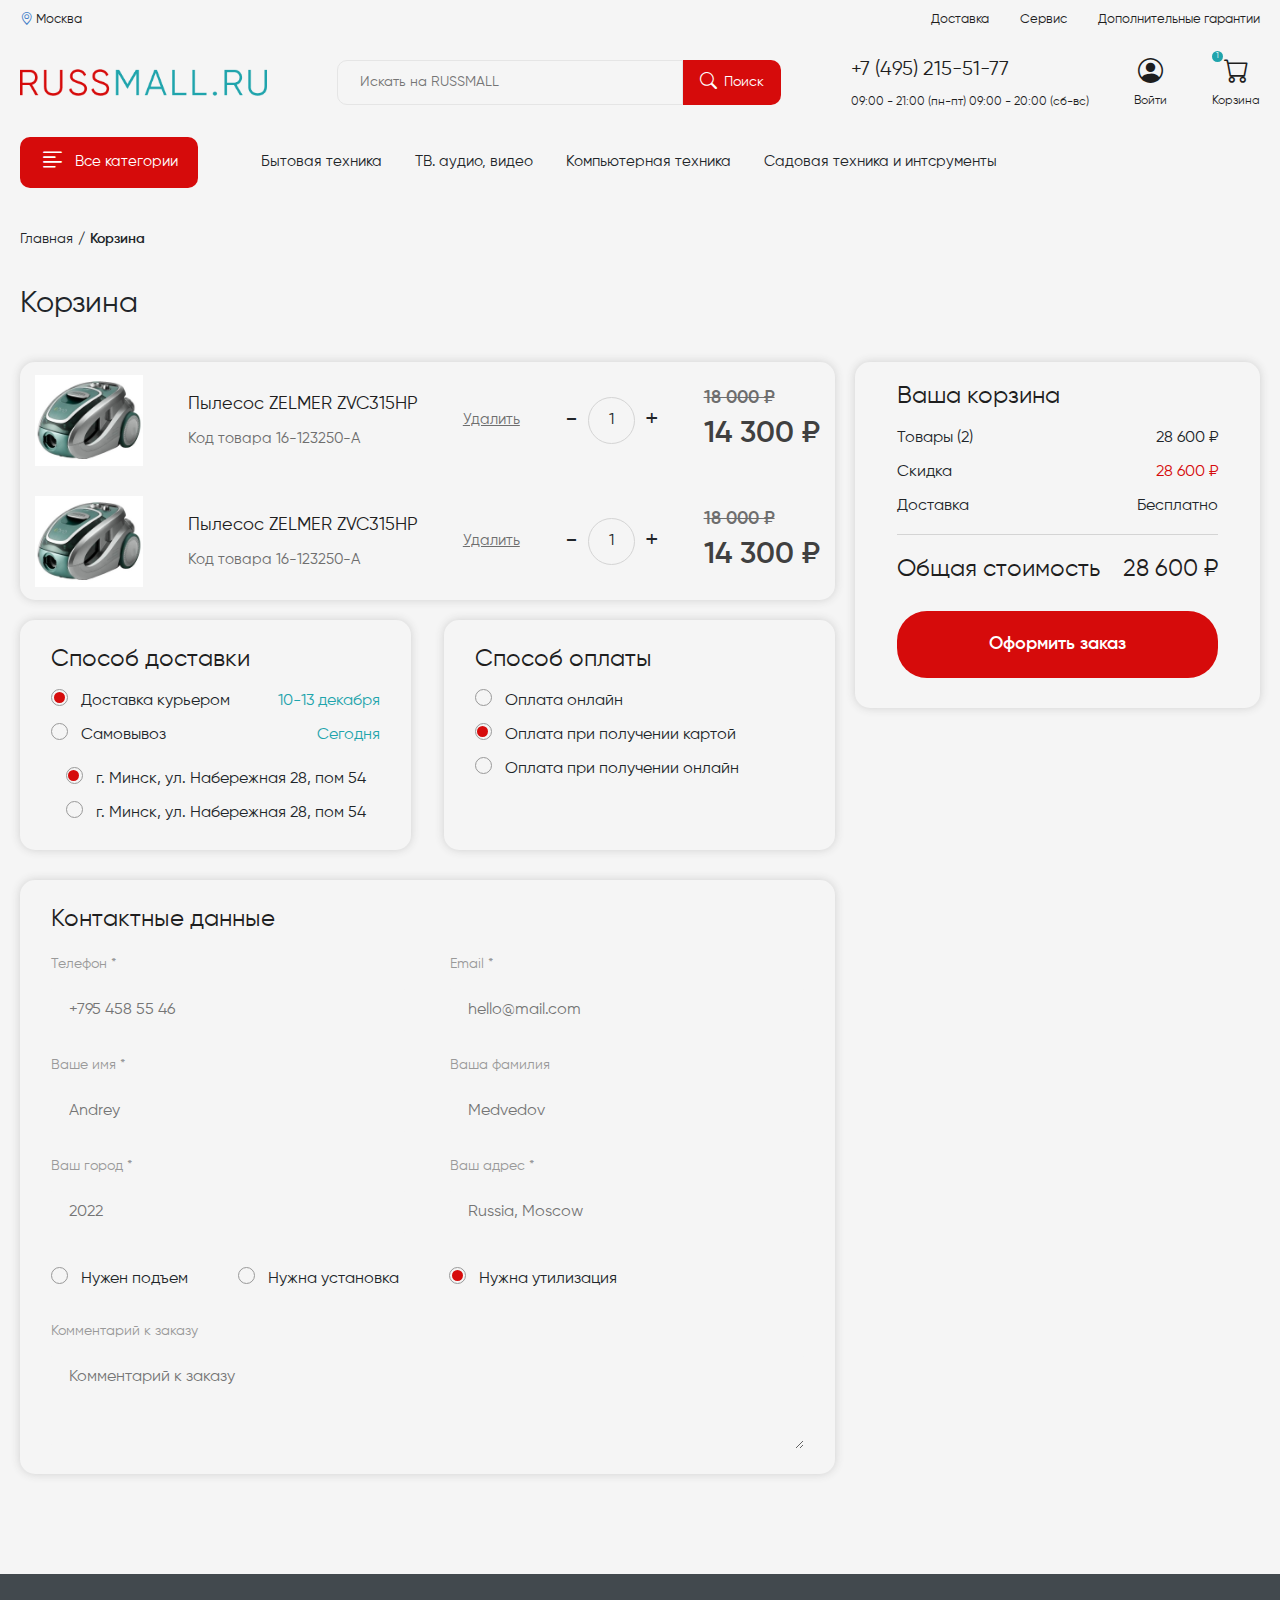
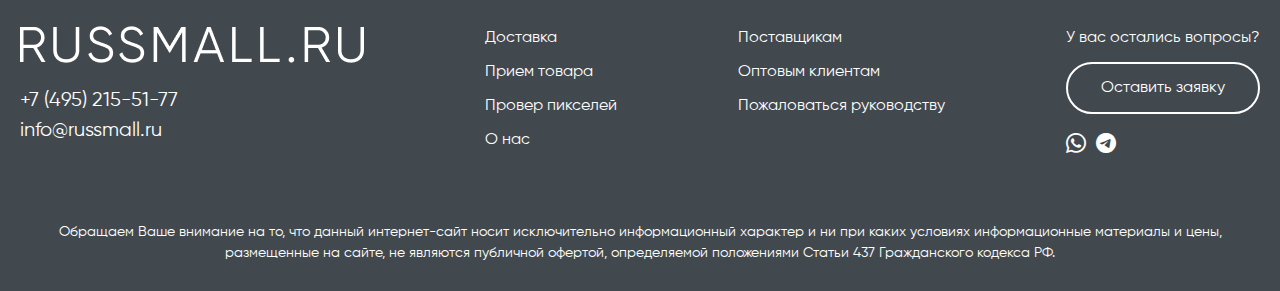
<file: cart.html>
<!DOCTYPE html>
<html lang="en">

<head>
  <meta charset="UTF-8">
  <meta http-equiv="X-UA-Compatible" content="IE=edge">
  <meta name="viewport" content="width=device-width, initial-scale=1.0">
  <link rel="stylesheet" href="./css/main.css" />
  <link rel="stylesheet" href="./css/cart.css" />
  <title>RUSSMALL.RU - Shop online in SECONDS!</title>
</head>

<body>
  <div class="container">
    <header class="header">
      <div class="header__top text-13 text-gray">
        <button data-bs-toggle="modal" data-bs-target="#location-modal" class="header__top-location">
          <i class="bi bi-geo-alt"></i>
          <span>Москва</span>
        </button>
        <div class="header__top-links">
          <a href="./contact.html" class="header__top-link">Доставка</a>
          <a href="./contact.html" class="header__top-link">Сервис</a>
          <a href="./contact.html" class="header__top-link">Дополнительные гарантии</a>
        </div>
      </div>
      <div class="header__main">
        <a href="./index.html" class="header__main-logo">
          <img src="./images/logo.png" alt="RUSSMALL.RU" class="header__main-logo-img" />
        </a>
        <form action="./products.html" class="header__main-search text-14">
          <input type="search" name="search" placeholder="Искать на RUSSMALL" class="header__main-input" />
          <button class="header__main-btn">
            <i class="bi bi-search"></i>
            <span>Поиск</span>
          </button>
        </form>
        <div class="header__main-details text-12 text-gray">
          <a href="./contact.html" class="header__main-contact">
            <span class="header__main-tel text-20">+7 (495) 215-51-77</span>
            <span class="header__main-worktime">09:00 - 21:00 (пн-пт) 09:00 - 20:00 (сб-вс)</span>
          </a>
          <a href="./contact.html" class="header__main-linkbtn on-mobile">
            <i class="bi bi-telephone"></i>
          </a>
          <a href="./cart.html" class="header__main-linkbtn">
            <i class="bi bi-person-circle"></i>
            <span>Войти</span>
          </a>
          <a href="./cart.html" class="header__main-linkbtn">
            <span class="header__cart-num">1</span>
            <i class="bi bi-cart"></i>
            <span>Корзина</span>
          </a>
          <button id="open-nav" class="header__main-linkbtn on-mobile">
            <i class="bi bi-list"></i>
          </button>
        </div>
      </div>
      <div class="header__links text-15">
        <button class="header__links-openbtn">
          <i class="bi bi-text-left"></i>
          <span class="text-15">Все категории</span>
        </button>
        <div class="header__links-wrapper">
          <a href="./products.html" class="header__link">Бытовая техника</a>
          <a href="./products.html" class="header__link">ТВ. аудио, видео</a>
          <a href="./products.html" class="header__link">Компьютерная техника</a>
          <a href="./products.html" class="header__link">Садовая техника и интсрументы</a>
        </div>
        <div class="header__links-shape"></div>
        <div class="header__links-all-sublinks default-shadow">
          <div class="header__links-sublinks row">
            <div class="col-3 header__links-main-sublinks">
              <ul class="header__links-sublinks">
                <li class="header__links-sublink active">
                  <a href="./products.html">Аудио/Видео</a>
                </li>
                <li class="header__links-sublink">
                  <a href="./products.html">Крупная бытовая техника</a>
                </li>
                <li class="header__links-sublink">
                  <a href="./products.html">Техника для кухни</a>
                </li>
                <li class="header__links-sublink">
                  <a href="./products.html">Встраиваемая бытовая техника</a>
                </li>
                <li class="header__links-sublink">
                  <a href="./products.html">Компьютерная техника</a>
                </li>
                <li class="header__links-sublink">
                  <a href="./products.html">Дом и дача</a>
                </li>
                <li class="header__links-sublink">
                  <a href="./products.html">Аудио/Видео</a>
                </li>
                <li class="header__links-sublink">
                  <a href="./products.html">Крупная бытовая техника</a>
                </li>
                <li class="header__links-sublink">
                  <a href="./products.html">Техника для кухни</a>
                </li>
                <li class="header__links-sublink">
                  <a href="./products.html">Встраиваемая бытовая техника</a>
                </li>
                <li class="header__links-sublink">
                  <a href="./products.html">Компьютерная техника</a>
                </li>
                <li class="header__links-sublink">
                  <a href="./products.html">Дом и дача</a>
                </li>
                <li class="header__links-sublink">
                  <a href="./products.html">Аудио/Видео</a>
                </li>
                <li class="header__links-sublink">
                  <a href="./products.html">Крупная бытовая техника</a>
                </li>
                <li class="header__links-sublink">
                  <a href="./products.html">Техника для кухни</a>
                </li>
                <li class="header__links-sublink">
                  <a href="./products.html">Встраиваемая бытовая техника</a>
                </li>
                <li class="header__links-sublink">
                  <a href="./products.html">Компьютерная техника</a>
                </li>
                <li class="header__links-sublink">
                  <a href="./products.html">Дом и дача</a>
                </li>
              </ul>
            </div>
            <div class="col-8 row">
              <div class="col-6 col-xl-4">
                <ul class="header__links-sublinks">
                  <b class="header__links-sublink">Хозяйственные товары</b>
                  <li class="header__links-sublink">
                    <a href="./products.html">Стремянки (2)</a>
                  </li>
                  <li class="header__links-sublink">
                    <a href="./products.html">Газонокосилки   (22)</a>
                  </li>
                  <li class="header__links-sublink">
                    <a href="./products.html">Инвентарь для уборки   (87)</a>
                  </li>
                  <li class="header__links-sublink">
                    <a href="./products.html">Мусорные ведра и баки   (56)</a>
                  </li>
                  <li class="header__links-sublink">
                    <a href="./products.html">Стремянки    (2)</a>
                  </li>
                  <li class="header__links-sublink">
                    <a href="./products.html">Газонокосилки   (22)</a>
                  </li>
                  <li class="header__links-sublink">
                    <a href="./products.html">Мусорные ведра и баки   (56)</a>
                  </li>
                  <b class="header__links-sublink">Хозяйственные товары</b>
                  <li class="header__links-sublink">
                    <a href="./products.html">Стремянки (2)</a>
                  </li>
                  <li class="header__links-sublink">
                    <a href="./products.html">Газонокосилки   (22)</a>
                  </li>
                  <li class="header__links-sublink">
                    <a href="./products.html">Инвентарь для уборки   (87)</a>
                  </li>
                  <li class="header__links-sublink">
                    <a href="./products.html">Мусорные ведра и баки   (56)</a>
                  </li>
                  <li class="header__links-sublink">
                    <a href="./products.html">Стремянки    (2)</a>
                  </li>
                  <li class="header__links-sublink">
                    <a href="./products.html">Газонокосилки   (22)</a>
                  </li>
                  <li class="header__links-sublink">
                    <a href="./products.html">Мусорные ведра и баки   (56)</a>
                  </li>
                </ul>
              </div>
              <div class="col-6 col-xl-4">
                <ul class="header__links-sublinks">
                  <ul class="header__links-sublinks">
                    <b class="header__links-sublink">Хозяйственные товары</b>
                    <li class="header__links-sublink">
                      <a href="./products.html">Стремянки (2)</a>
                    </li>
                    <li class="header__links-sublink">
                      <a href="./products.html">Газонокосилки   (22)</a>
                    </li>
                    <li class="header__links-sublink">
                      <a href="./products.html">Инвентарь для уборки   (87)</a>
                    </li>
                    <li class="header__links-sublink">
                      <a href="./products.html">Мусорные ведра и баки   (56)</a>
                    </li>
                    <li class="header__links-sublink">
                      <a href="./products.html">Стремянки    (2)</a>
                    </li>
                    <li class="header__links-sublink">
                      <a href="./products.html">Газонокосилки   (22)</a>
                    </li>
                    <li class="header__links-sublink">
                      <a href="./products.html">Мусорные ведра и баки   (56)</a>
                    </li>
                    <li class="header__links-sublink">
                      <a href="./products.html">Мусорные ведра и баки   (56)</a>
                    </li>
                    <li class="header__links-sublink">
                      <a href="./products.html">Стремянки    (2)</a>
                    </li>
                    <li class="header__links-sublink">
                      <a href="./products.html">Газонокосилки   (22)</a>
                    </li>
                    <li class="header__links-sublink">
                      <a href="./products.html">Мусорные ведра и баки   (56)</a>
                    </li>
                  </ul>
                </ul>
              </div>
            </div>
          </div>
        </div>
      </div>
      <div id="mobile-nav" class="header__mobile closed">
        <div class="header__mobile-wrapper">
          <button class="close-nav header__mobile-close">
            <i class="bi bi-x close-nav"></i>
          </button>
          <div class="header__mobile-links text-15">
            <button data-bs-toggle="modal" data-bs-target="#location-modal" class="header__mobile-link">
              <div class="header__mobile-link-starter">
                <i class="bi bi-geo-alt text-blue"></i>
                <span>Москва</span>
              </div>
              <i class="bi bi-arrow-right"></i>
            </button>
            <button class="header__mobile-link drop-down">
              <div class="header__mobile-link-starter">
                <i class="bi bi-text-left text-red"></i>
                <span>Все категории</span>
              </div>
              <i class="bi bi-arrow-right"></i>
            </button>
            <div class="header__mobile-sublinks-wrapper">
              <ul class="header__mobile-sublinks">
                <li class="header__mobile-sublink">Аудио</li>
                <li class="header__mobile-sublink">Крупная бытовая техника</li>
                <li class="header__mobile-sublink">Техника для кухни</li>
                <li class="header__mobile-sublink">Встраиваемая бытовая техника</li>
                <li class="header__mobile-sublink">Компьютерная техника</li>
                <li class="header__mobile-sublink">Дом и дача</li>
                <li class="header__mobile-sublink">Аудио</li>
                <li class="header__mobile-sublink">Крупная бытовая техника</li>
                <li class="header__mobile-sublink">Техника для кухни</li>
                <li class="header__mobile-sublink">Встраиваемая бытовая техника</li>
                <li class="header__mobile-sublink">Компьютерная техника</li>
                <li class="header__mobile-sublink">Дом и дача</li>
                <li class="header__mobile-sublink">Аудио</li>
                <li class="header__mobile-sublink">Крупная бытовая техника</li>
                <li class="header__mobile-sublink">Техника для кухни</li>
                <li class="header__mobile-sublink">Встраиваемая бытовая техника</li>
                <li class="header__mobile-sublink">Компьютерная техника</li>
                <li class="header__mobile-sublink">Дом и дача</li>
              </ul>
            </div>
            <a href="./contact.html" class="header__mobile-link">Доставка</a>
            <a href="./contact.html" class="header__mobile-link">Сервис</a>
            <a href="./contact.html" class="header__mobile-link">Дополнительные гарантии</a>
            <a href="./contact.html" class="header__mobile-link">
              <span class="text-20">+7 (495) 215-51-77</span>
              <span class="text-12">09:00 - 21:00 (пн-пт) 09:00 - 20:00 (сб-вс)</span>
            </a>
          </div>
        </div>
      </div>
    </header>
    <div class="modal fade" id="location-modal" tabindex="-1" aria-labelledby="staticBackdropLabel" aria-hidden="true">
      <div class="modal-dialog modal-dialog-centered">
        <div class="modal-content footer__modal-content">
          <button type="button" class="btn-close footer__modal-close" data-bs-dismiss="modal"
            aria-label="Close"></button>
          <h3 class="modal-title fs-5 mt-1 mb-3 text-center">Выберете Ваш город</h3>
          <div class="row">
            <ul class="col-12 col-sm-6">
              <button data-bs-dismiss="modal" aria-label="Close" class="modal-content-element">
                <i class="bi bi-geo-alt text-blue active"></i>
                <span>Москва</span>
              </button>
              <button data-bs-dismiss="modal" aria-label="Close" class="modal-content-element">
                <i class="bi bi-geo-alt text-blue"></i>
                <span>Санкт-Петербург</span>
              </button>
              <button data-bs-dismiss="modal" aria-label="Close" class="modal-content-element">
                <i class="bi bi-geo-alt text-blue"></i>
                <span>Новосибирск</span>
              </button>
              <button data-bs-dismiss="modal" aria-label="Close" class="modal-content-element">
                <i class="bi bi-geo-alt text-blue"></i>
                <span>Екатеринбург</span>
              </button>
              <button data-bs-dismiss="modal" aria-label="Close" class="modal-content-element">
                <i class="bi bi-geo-alt text-blue"></i>
                <span>Казань</span>
              </button>
            </ul>
            <ul class="col-12 col-sm-6">
              <button data-bs-dismiss="modal" aria-label="Close" class="modal-content-element">
                <i class="bi bi-geo-alt text-blue"></i>
                <span>Нижний Новгород</span>
              </button>
              <button data-bs-dismiss="modal" aria-label="Close" class="modal-content-element">
                <i class="bi bi-geo-alt text-blue"></i>
                <span>Челябинск</span>
              </button>
              <button data-bs-dismiss="modal" aria-label="Close" class="modal-content-element">
                <i class="bi bi-geo-alt text-blue"></i>
                <span>Красноярск</span>
              </button>
              <button data-bs-dismiss="modal" aria-label="Close" class="modal-content-element">
                <i class="bi bi-geo-alt text-blue"></i>
                <span>Самара</span>
              </button>
              <button data-bs-dismiss="modal" aria-label="Close" class="modal-content-element">
                <i class="bi bi-geo-alt text-blue"></i>
                <span>Уфа</span>
              </button>
            </ul>
          </div>
        </div>
      </div>
    </div>
    <ul class="routes">
      <li class="routes__item link">
        <a href="./index.html">Главная</a>
      </li>
      <li class="routes__item">/</li>
      <li class="routes__item active bi">Корзина</li>
    </ul>
    <h1 class="category-title">Корзина</h1>
    <div class="cart">
      <div class="cart__right">
        <div class="cart__products default-shadow">
          <div class="cart__products-item">
            <img
              src="./images/product-full.png"
              alt="Product"
              class="cart__products-img"
            />
            <div class="cart__products-details">
              <a href="./product.html" class="cart__products-name">Пылесос ZELMER ZVC315HP</a>
              <p class="cart__products-category">Код товара 16-123250-A</p>
            </div>
            <button class="cart__products-delete">Удалить</button>
            <div class="product__qty">
              <button class="product__qty-dec">-</button>
              <input type="number" class="product__qty-num" value="1" placeholder="2">
              <button class="product__qty-inc">+</button>
            </div>
            <div class="cart__products-prices">
              <span class="cart__products-nodiscounted">18 000 ₽</span>
              <span class="cart__products-price">14 300 ₽</span>
            </div>
          </div>
          <div class="cart__products-item">
            <img
              src="./images/product-full.png"
              alt="Product"
              class="cart__products-img"
            />
            <div class="cart__products-details">
              <a href="./product.html" class="cart__products-name">Пылесос ZELMER ZVC315HP</a>
              <p class="cart__products-category">Код товара 16-123250-A</p>
            </div>
            <button class="cart__products-delete">Удалить</button>
            <div class="product__qty">
              <button class="product__qty-dec">-</button>
              <input type="number" class="product__qty-num" value="1" placeholder="2">
              <button class="product__qty-inc">+</button>
            </div>
            <div class="cart__products-prices">
              <span class="cart__products-nodiscounted">18 000 ₽</span>
              <span class="cart__products-price">14 300 ₽</span>
            </div>
          </div>
        </div>
        <div class="cart__select-cards">
          <div class="cart__select-cart default-shadow">
            <h3 class="cart__checkout-title">Способ доставки</h3>
            <div class="cart__select-mains">
              <div class="cart__select-main ">
                <div class="radio-wrapper">
                  <input checked id="radio-1" type="radio" name="first" />
                  <label for="radio-1" class="radio-label">Доставка курьером</label>
                </div>
                <span class="text-blue">10-13 декабря</span>
              </div>
              <div class="cart__select-main ">
                <div class="radio-wrapper">
                  <input id="radio-2" type="radio" name="first" />
                  <label for="radio-2" class="radio-label">Самовывоз</label>
                </div>
                <span class="text-blue">Сегодня</span>
              </div>
            </div>
            <div class="cart__select-others">
              <div class="radio-wrapper">
                <input checked id="radio-6" type="radio" name="third" />
                <label for="radio-6" class="radio-label">г. Минск, ул. Набережная 28, пом 54</label>
              </div>
              <div class="radio-wrapper">
                <input id="radio-7" type="radio" name="third" />
                <label for="radio-7" class="radio-label">г. Минск, ул. Набережная 28, пом 54</label>
              </div>
            </div>
          </div>
          <div class="cart__select-cart default-shadow">
            <h3 class="cart__checkout-title">Способ оплаты</h3>
            <div class="cart__select-mains">
              <div class="cart__select-main">
                <div class="radio-wrapper">
                  <input id="radio-8" type="radio" name="fourth" />
                  <label for="radio-8" class="radio-label">Оплата онлайн</label>
                </div>
              </div>
              <div class="cart__select-main">
                <div class="radio-wrapper">
                  <input checked id="radio-9" type="radio" name="fourth" />
                  <label for="radio-9" class="radio-label">Оплата при получении картой</label>
                </div>
              </div>
              <div class="cart__select-main">
                <div class="radio-wrapper">
                  <input id="radio-10" type="radio" name="fourth" />
                  <label for="radio-10" class="radio-label">Оплата при получении онлайн</label>
                </div>
              </div>
            </div>
          </div>
        </div>
        <div class="cart__details default-shadow">
          <h3 class="cart__checkout-title">Контактные данные</h3>
          <div class="cart__details-inputs">
            <label class="contact-label">
              <span>Телефон *</span>
              <input
                type="text"
                placeholder="+795 458 55 46"
                class="contact-input"
              />
            </label>
            <label class="contact-label">
              <span>Email *</span>
              <input
                type="email"
                placeholder="hello@mail.com"
                class="contact-input"
              />
            </label>
            <label class="contact-label">
              <span>Ваше имя *</span>
              <input
                type="text"
                placeholder="Andrey"
                class="contact-input"
              />
            </label>
            <label class="contact-label">
              <span>Ваша фамилия</span>
              <input
                type="text"
                placeholder="Medvedov"
                class="contact-input"
              />
            </label>
            <label class="contact-label">
              <span>Ваш город *</span>
              <input
                type="text"
                placeholder="2022"
                class="contact-input"
              />
            </label>
            <label class="contact-label">
              <span>Ваш адрес *</span>
              <input
                type="text"
                placeholder="Russia, Moscow"
                class="contact-input"
              />
            </label>
          </div>
          <div class="cart__details-radios">
            <div class="radio-wrapper">
              <input checked id="radio-11" type="radio" name="fiveth" />
              <label for="radio-11" class="radio-label">Нужен подъем</label>
            </div>
            <div class="radio-wrapper">
              <input checked id="radio-12" type="radio" name="fiveth" />
              <label for="radio-12" class="radio-label">Нужна установка</label>
            </div>
            <div class="radio-wrapper">
              <input checked id="radio-13" type="radio" name="fiveth" />
              <label for="radio-13" class="radio-label">Нужна утилизация</label>
            </div>
          </div>
          <label class="contact-label last">
            <span>Комментарий к заказу</span>
            <textarea class="contact-textarea" placeholder="Комментарий к заказу"></textarea>
          </label>
        </div>
      </div>
      <div class="cart__checkout default-shadow">
        <h3 class="cart__checkout-title">Ваша корзина</h3>
        <ul class="cart__checkout-items">
          <li class="cart__checkout-item">
            <span class="cart__checkout-name">Товары (2)</span>
            <span class="cart__checkout-value">28 600 ₽</span>
          </li>
          <li class="cart__checkout-item">
            <span class="cart__checkout-name">Скидка</span>
            <span class="cart__checkout-value text-red">28 600 ₽</span>
          </li>
          <li class="cart__checkout-item">
            <span class="cart__checkout-name">Доставка</span>
            <span class="cart__checkout-value">Бесплатно</span>
          </li>
        </ul>
        <div class="cart__checkout-total">
          <h3 class="cart__checkout-title">Общая стоимость</h3>
          <h3 class="cart__checkout-title">28 600 ₽</h3>
        </div>
        <button class="cart__checkout-btn">Оформить заказ</button>
      </div>
    </div>

    <div class="modal fade" id="location-modal" tabindex="-1" aria-labelledby="staticBackdropLabel" aria-hidden="true">
      <div class="modal-dialog modal-dialog-centered">
        <div class="modal-content footer__modal-content">
          <button type="button" class="btn-close footer__modal-close" data-bs-dismiss="modal"
            aria-label="Close"></button>
          <h3 class="modal-title fs-5 mt-1 mb-3 text-center">Send A Messages</h3>
          <div class="row">
            <ul class="col-12 col-sm-6">
              <a href="#" class="modal-content-element">Москва</a>
              <a href="#" class="modal-content-element">Санкт-Петербург</a>
              <a href="#" class="modal-content-element">Новосибирск</a>
              <a href="#" class="modal-content-element">Екатеринбург</a>
              <a href="#" class="modal-content-element">Казань</a>
            </ul>
            <ul class="col-12 col-sm-6">
              <a href="#" class="modal-content-element">Нижний Новгород</a>
              <a href="#" class="modal-content-element">Челябинск</a>
              <a href="#" class="modal-content-element">Красноярск</a>
              <a href="#" class="modal-content-element">Самара</a>
              <a href="#" class="modal-content-element">Уфа</a>
            </ul>
          </div>
        </div>
      </div>
    </div>
  </div>

  <footer class="footer">
    <div class="container footer__container">
      <div class="footer__linkcards">
        <div class="footer__linkcard text-20">
          <a href="./index.html">
            <img src="./images/logo-white.png" alt="RUSSMALL.RU" class="footer__linkcard-logo" />
          </a>
          <a class="footer__linkcard-contact" href="tel:+74952155177" target="_blank">+7 (495) 215-51-77</a>
          <a class="footer__linkcard-contact" href="mailto:info@russmall.ru" target="_blank">info@russmall.ru</a>
        </div>
        <div class="footer__linkcard text-16">
          <a href="./products.html" class="footer__link">Доставка</a>
          <a href="./products.html" class="footer__link">Прием товара</a>
          <a href="./products.html" class="footer__link">Провер пикселей</a>
          <a href="./products.html" class="footer__link">О нас</a>
        </div>
        <div class="footer__linkcard text-16">
          <a href="./products.html" class="footer__link">Поставщикам</a>
          <a href="./products.html" class="footer__link">Оптовым клиентам</a>
          <a href="./products.html" class="footer__link">Пожаловаться руководству</a>
        </div>
        <div class="footer__linkcard">
          <span class="footer__linkcard-contactitle text-16">У вас остались вопросы?</span>
          <button data-bs-toggle="modal" data-bs-target="#staticBackdrop"
            class="footer__linkcard-contactbtn text-16">Оставить заявку</button>
          <div class="footer__linkcard-social text-20">
            <a href="https://www.whatsapp.com" target="_blank">
              <i class="bi bi-whatsapp"></i>
            </a>
            <a href="https://web.telegram.org/k" target="_blank">
              <i class="bi bi-telegram"></i>
            </a>
          </div>
        </div>
      </div>
      <p class="footer__copyright-text text-14">
        Обращаем Ваше внимание на то, что данный интернет-сайт носит исключительно информационный характер и ни при
        каких условиях информационные материалы и цены, размещенные на сайте, не являются публичной офертой,
        определяемой положениями Статьи 437 Гражданского кодекса РФ.
      </p>
    </div>
  </footer>
  <div class="modal fade" id="staticBackdrop" tabindex="-1" aria-labelledby="staticBackdropLabel" aria-hidden="true">
    <div class="modal-dialog modal-dialog-centered">
      <div class="modal-content footer__modal-content">
        <button type="button" class="btn-close footer__modal-close" data-bs-dismiss="modal" aria-label="Close"></button>
        <h3 class="modal-title fs-5 my-2 text-center">Оставить заявку</h3>
        <div class="modal-body d-flex flex-column gap-3">
          <input type="text" class="contact-input" id="footer-name" placeholder="Ваше имя">
          <input type="tel" class="contact-input" id="footer-phone" placeholder="Ваш номер телефона">
          <button type="button" class="main-btn btn mt-1" data-bs-dismiss="modal">Отправить</button>
        </div>
      </div>
    </div>
  </div>

  <script src="https://cdn.jsdelivr.net/npm/bootstrap@5.2.3/dist/js/bootstrap.bundle.min.js"></script>
  <script src="./js/main.js"></script>
</body>

</html>
</file>
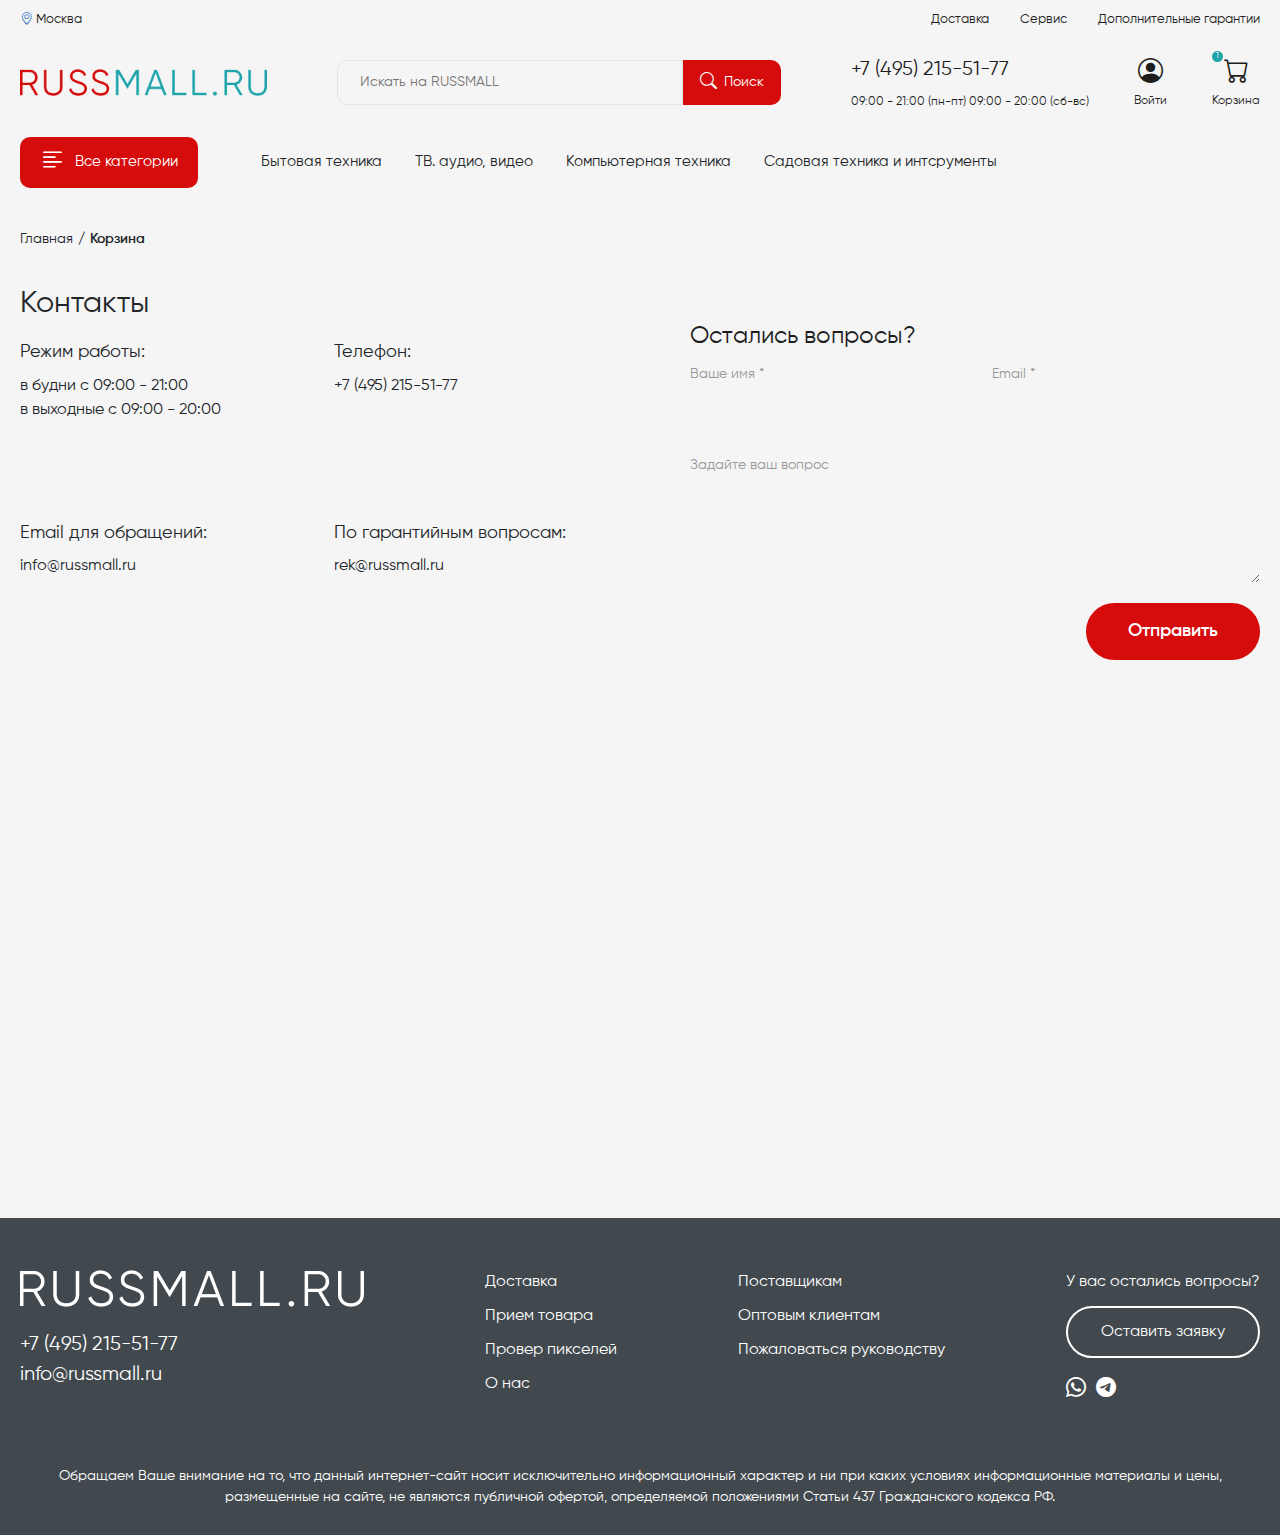
<file: contact.html>
<!DOCTYPE html>
<html lang="en">

<head>
  <meta charset="UTF-8">
  <meta http-equiv="X-UA-Compatible" content="IE=edge">
  <meta name="viewport" content="width=device-width, initial-scale=1.0">
  <link rel="stylesheet" href="./css/main.css" />
  <link rel="stylesheet" href="./css/contact.css" />
  <title>RUSSMALL.RU - Shop online in SECONDS!</title>
</head>

<body>
  <div class="container">
    <header class="header">
      <div class="header__top text-13 text-gray">
        <button data-bs-toggle="modal" data-bs-target="#location-modal" class="header__top-location">
          <i class="bi bi-geo-alt"></i>
          <span>Москва</span>
        </button>
        <div class="header__top-links">
          <a href="./contact.html" class="header__top-link">Доставка</a>
          <a href="./contact.html" class="header__top-link">Сервис</a>
          <a href="./contact.html" class="header__top-link">Дополнительные гарантии</a>
        </div>
      </div>
      <div class="header__main">
        <a href="./index.html" class="header__main-logo">
          <img src="./images/logo.png" alt="RUSSMALL.RU" class="header__main-logo-img" />
        </a>
        <form action="./products.html" class="header__main-search text-14">
          <input type="search" name="search" placeholder="Искать на RUSSMALL" class="header__main-input" />
          <button class="header__main-btn">
            <i class="bi bi-search"></i>
            <span>Поиск</span>
          </button>
        </form>
        <div class="header__main-details text-12 text-gray">
          <a href="./contact.html" class="header__main-contact">
            <span class="header__main-tel text-20">+7 (495) 215-51-77</span>
            <span class="header__main-worktime">09:00 - 21:00 (пн-пт) 09:00 - 20:00 (сб-вс)</span>
          </a>
          <a href="./contact.html" class="header__main-linkbtn on-mobile">
            <i class="bi bi-telephone"></i>
          </a>
          <a href="./cart.html" class="header__main-linkbtn">
            <i class="bi bi-person-circle"></i>
            <span>Войти</span>
          </a>
          <a href="./cart.html" class="header__main-linkbtn">
            <span class="header__cart-num">1</span>
            <i class="bi bi-cart"></i>
            <span>Корзина</span>
          </a>
          <button id="open-nav" class="header__main-linkbtn on-mobile">
            <i class="bi bi-list"></i>
          </button>
        </div>
      </div>
      <div class="header__links text-15">
        <button class="header__links-openbtn">
          <i class="bi bi-text-left"></i>
          <span class="text-15">Все категории</span>
        </button>
        <div class="header__links-wrapper">
          <a href="./products.html" class="header__link">Бытовая техника</a>
          <a href="./products.html" class="header__link">ТВ. аудио, видео</a>
          <a href="./products.html" class="header__link">Компьютерная техника</a>
          <a href="./products.html" class="header__link">Садовая техника и интсрументы</a>
        </div>
        <div class="header__links-shape"></div>
        <div class="header__links-all-sublinks default-shadow">
          <div class="header__links-sublinks row">
            <div class="col-3 header__links-main-sublinks">
              <ul class="header__links-sublinks">
                <li class="header__links-sublink active">
                  <a href="./products.html">Аудио/Видео</a>
                </li>
                <li class="header__links-sublink">
                  <a href="./products.html">Крупная бытовая техника</a>
                </li>
                <li class="header__links-sublink">
                  <a href="./products.html">Техника для кухни</a>
                </li>
                <li class="header__links-sublink">
                  <a href="./products.html">Встраиваемая бытовая техника</a>
                </li>
                <li class="header__links-sublink">
                  <a href="./products.html">Компьютерная техника</a>
                </li>
                <li class="header__links-sublink">
                  <a href="./products.html">Дом и дача</a>
                </li>
                <li class="header__links-sublink">
                  <a href="./products.html">Аудио/Видео</a>
                </li>
                <li class="header__links-sublink">
                  <a href="./products.html">Крупная бытовая техника</a>
                </li>
                <li class="header__links-sublink">
                  <a href="./products.html">Техника для кухни</a>
                </li>
                <li class="header__links-sublink">
                  <a href="./products.html">Встраиваемая бытовая техника</a>
                </li>
                <li class="header__links-sublink">
                  <a href="./products.html">Компьютерная техника</a>
                </li>
                <li class="header__links-sublink">
                  <a href="./products.html">Дом и дача</a>
                </li>
                <li class="header__links-sublink">
                  <a href="./products.html">Аудио/Видео</a>
                </li>
                <li class="header__links-sublink">
                  <a href="./products.html">Крупная бытовая техника</a>
                </li>
                <li class="header__links-sublink">
                  <a href="./products.html">Техника для кухни</a>
                </li>
                <li class="header__links-sublink">
                  <a href="./products.html">Встраиваемая бытовая техника</a>
                </li>
                <li class="header__links-sublink">
                  <a href="./products.html">Компьютерная техника</a>
                </li>
                <li class="header__links-sublink">
                  <a href="./products.html">Дом и дача</a>
                </li>
              </ul>
            </div>
            <div class="col-8 row">
              <div class="col-6 col-xl-4">
                <ul class="header__links-sublinks">
                  <b class="header__links-sublink">Хозяйственные товары</b>
                  <li class="header__links-sublink">
                    <a href="./products.html">Стремянки (2)</a>
                  </li>
                  <li class="header__links-sublink">
                    <a href="./products.html">Газонокосилки   (22)</a>
                  </li>
                  <li class="header__links-sublink">
                    <a href="./products.html">Инвентарь для уборки   (87)</a>
                  </li>
                  <li class="header__links-sublink">
                    <a href="./products.html">Мусорные ведра и баки   (56)</a>
                  </li>
                  <li class="header__links-sublink">
                    <a href="./products.html">Стремянки    (2)</a>
                  </li>
                  <li class="header__links-sublink">
                    <a href="./products.html">Газонокосилки   (22)</a>
                  </li>
                  <li class="header__links-sublink">
                    <a href="./products.html">Мусорные ведра и баки   (56)</a>
                  </li>
                  <b class="header__links-sublink">Хозяйственные товары</b>
                  <li class="header__links-sublink">
                    <a href="./products.html">Стремянки (2)</a>
                  </li>
                  <li class="header__links-sublink">
                    <a href="./products.html">Газонокосилки   (22)</a>
                  </li>
                  <li class="header__links-sublink">
                    <a href="./products.html">Инвентарь для уборки   (87)</a>
                  </li>
                  <li class="header__links-sublink">
                    <a href="./products.html">Мусорные ведра и баки   (56)</a>
                  </li>
                  <li class="header__links-sublink">
                    <a href="./products.html">Стремянки    (2)</a>
                  </li>
                  <li class="header__links-sublink">
                    <a href="./products.html">Газонокосилки   (22)</a>
                  </li>
                  <li class="header__links-sublink">
                    <a href="./products.html">Мусорные ведра и баки   (56)</a>
                  </li>
                </ul>
              </div>
              <div class="col-6 col-xl-4">
                <ul class="header__links-sublinks">
                  <ul class="header__links-sublinks">
                    <b class="header__links-sublink">Хозяйственные товары</b>
                    <li class="header__links-sublink">
                      <a href="./products.html">Стремянки (2)</a>
                    </li>
                    <li class="header__links-sublink">
                      <a href="./products.html">Газонокосилки   (22)</a>
                    </li>
                    <li class="header__links-sublink">
                      <a href="./products.html">Инвентарь для уборки   (87)</a>
                    </li>
                    <li class="header__links-sublink">
                      <a href="./products.html">Мусорные ведра и баки   (56)</a>
                    </li>
                    <li class="header__links-sublink">
                      <a href="./products.html">Стремянки    (2)</a>
                    </li>
                    <li class="header__links-sublink">
                      <a href="./products.html">Газонокосилки   (22)</a>
                    </li>
                    <li class="header__links-sublink">
                      <a href="./products.html">Мусорные ведра и баки   (56)</a>
                    </li>
                    <li class="header__links-sublink">
                      <a href="./products.html">Мусорные ведра и баки   (56)</a>
                    </li>
                    <li class="header__links-sublink">
                      <a href="./products.html">Стремянки    (2)</a>
                    </li>
                    <li class="header__links-sublink">
                      <a href="./products.html">Газонокосилки   (22)</a>
                    </li>
                    <li class="header__links-sublink">
                      <a href="./products.html">Мусорные ведра и баки   (56)</a>
                    </li>
                  </ul>
                </ul>
              </div>
            </div>
          </div>
        </div>
      </div>
      <div id="mobile-nav" class="header__mobile closed">
        <div class="header__mobile-wrapper">
          <button class="close-nav header__mobile-close">
            <i class="bi bi-x close-nav"></i>
          </button>
          <div class="header__mobile-links text-15">
            <button data-bs-toggle="modal" data-bs-target="#location-modal" class="header__mobile-link">
              <div class="header__mobile-link-starter">
                <i class="bi bi-geo-alt text-blue"></i>
                <span>Москва</span>
              </div>
              <i class="bi bi-arrow-right"></i>
            </button>
            <button class="header__mobile-link drop-down">
              <div class="header__mobile-link-starter">
                <i class="bi bi-text-left text-red"></i>
                <span>Все категории</span>
              </div>
              <i class="bi bi-arrow-right"></i>
            </button>
            <div class="header__mobile-sublinks-wrapper">
              <ul class="header__mobile-sublinks">
                <li class="header__mobile-sublink">Аудио</li>
                <li class="header__mobile-sublink">Крупная бытовая техника</li>
                <li class="header__mobile-sublink">Техника для кухни</li>
                <li class="header__mobile-sublink">Встраиваемая бытовая техника</li>
                <li class="header__mobile-sublink">Компьютерная техника</li>
                <li class="header__mobile-sublink">Дом и дача</li>
                <li class="header__mobile-sublink">Аудио</li>
                <li class="header__mobile-sublink">Крупная бытовая техника</li>
                <li class="header__mobile-sublink">Техника для кухни</li>
                <li class="header__mobile-sublink">Встраиваемая бытовая техника</li>
                <li class="header__mobile-sublink">Компьютерная техника</li>
                <li class="header__mobile-sublink">Дом и дача</li>
                <li class="header__mobile-sublink">Аудио</li>
                <li class="header__mobile-sublink">Крупная бытовая техника</li>
                <li class="header__mobile-sublink">Техника для кухни</li>
                <li class="header__mobile-sublink">Встраиваемая бытовая техника</li>
                <li class="header__mobile-sublink">Компьютерная техника</li>
                <li class="header__mobile-sublink">Дом и дача</li>
              </ul>
            </div>
            <a href="./contact.html" class="header__mobile-link">Доставка</a>
            <a href="./contact.html" class="header__mobile-link">Сервис</a>
            <a href="./contact.html" class="header__mobile-link">Дополнительные гарантии</a>
            <a href="./contact.html" class="header__mobile-link">
              <span class="text-20">+7 (495) 215-51-77</span>
              <span class="text-12">09:00 - 21:00 (пн-пт) 09:00 - 20:00 (сб-вс)</span>
            </a>
          </div>
        </div>
      </div>
    </header>
    <div class="modal fade" id="location-modal" tabindex="-1" aria-labelledby="staticBackdropLabel" aria-hidden="true">
      <div class="modal-dialog modal-dialog-centered">
        <div class="modal-content footer__modal-content">
          <button type="button" class="btn-close footer__modal-close" data-bs-dismiss="modal"
            aria-label="Close"></button>
          <h3 class="modal-title fs-5 mt-1 mb-3 text-center">Выберете Ваш город</h3>
          <div class="row">
            <ul class="col-12 col-sm-6">
              <button data-bs-dismiss="modal" aria-label="Close" class="modal-content-element">
                <i class="bi bi-geo-alt text-blue active"></i>
                <span>Москва</span>
              </button>
              <button data-bs-dismiss="modal" aria-label="Close" class="modal-content-element">
                <i class="bi bi-geo-alt text-blue"></i>
                <span>Санкт-Петербург</span>
              </button>
              <button data-bs-dismiss="modal" aria-label="Close" class="modal-content-element">
                <i class="bi bi-geo-alt text-blue"></i>
                <span>Новосибирск</span>
              </button>
              <button data-bs-dismiss="modal" aria-label="Close" class="modal-content-element">
                <i class="bi bi-geo-alt text-blue"></i>
                <span>Екатеринбург</span>
              </button>
              <button data-bs-dismiss="modal" aria-label="Close" class="modal-content-element">
                <i class="bi bi-geo-alt text-blue"></i>
                <span>Казань</span>
              </button>
            </ul>
            <ul class="col-12 col-sm-6">
              <button data-bs-dismiss="modal" aria-label="Close" class="modal-content-element">
                <i class="bi bi-geo-alt text-blue"></i>
                <span>Нижний Новгород</span>
              </button>
              <button data-bs-dismiss="modal" aria-label="Close" class="modal-content-element">
                <i class="bi bi-geo-alt text-blue"></i>
                <span>Челябинск</span>
              </button>
              <button data-bs-dismiss="modal" aria-label="Close" class="modal-content-element">
                <i class="bi bi-geo-alt text-blue"></i>
                <span>Красноярск</span>
              </button>
              <button data-bs-dismiss="modal" aria-label="Close" class="modal-content-element">
                <i class="bi bi-geo-alt text-blue"></i>
                <span>Самара</span>
              </button>
              <button data-bs-dismiss="modal" aria-label="Close" class="modal-content-element">
                <i class="bi bi-geo-alt text-blue"></i>
                <span>Уфа</span>
              </button>
            </ul>
          </div>
        </div>
      </div>
    </div>
    <ul class="routes">
      <li class="routes__item link">
        <a href="./index.html">Главная</a>
      </li>
      <li class="routes__item">/</li>
      <li class="routes__item active bi">Корзина</li>
    </ul>
    <h1 class="category-title">Контакты</h1>
    <form class="contact">
      <div class="contact__details">
        <div class="contact__details-card">
          <h4 class="contact__details-name">Режим работы:</h4>
          <a href="tel:+7 (495) 215-51-77" target="_blank" class="contact__details-value">
            в будни с 09:00 - 21:00 <br />
            в выходные с 09:00 - 20:00
          </a>
        </div>
        <div class="contact__details-card">
          <h4 class="contact__details-name">Телефон:</h4>
          <a href="tel:+7 (495) 215-51-77" class="contact__details-value">+7 (495) 215-51-77</a>
        </div>
        <div class="contact__details-card">
          <h4 class="contact__details-name">Email для обращений:</h4>
          <a href="mailto:info@russmall.ru" class="contact__details-value">info@russmall.ru</a>
        </div>
        <div class="contact__details-card">
          <h4 class="contact__details-name">По гарантийным вопросам:</h4>
          <a href="mailto:rek@russmall.ru" class="contact__details-value">rek@russmall.ru</a>
        </div>
      </div>
      <div class="contact__msg">
        <h3 class="contact__msg-title">Остались вопросы?</h3>
        <div class="contact__msg-form">
          <label class="contact-label">
            <span>Ваше имя *</span>
            <input type="text" class="contact-input" />
          </label>
          <label class="contact-label">
            <span>Email *</span>
            <input type="text" class="contact-input" />
          </label>
          <label class="contact-label last">
            <span>Задайте ваш вопрос</span>
            <textarea class="contact-textarea"></textarea>
          </label>
          <button class="contact__msg-btn main-btn">Отправить</button>
        </div>
      </div>
    </form>
    <div class="modal fade" id="location-modal" tabindex="-1" aria-labelledby="staticBackdropLabel" aria-hidden="true">
      <div class="modal-dialog modal-dialog-centered">
        <div class="modal-content footer__modal-content">
          <button type="button" class="btn-close footer__modal-close" data-bs-dismiss="modal"
            aria-label="Close"></button>
          <h3 class="modal-title fs-5 mt-1 mb-3 text-center">Send A Messages</h3>
          <div class="row">
            <ul class="col-12 col-sm-6">
              <a href="#" class="modal-content-element">Москва</a>
              <a href="#" class="modal-content-element">Санкт-Петербург</a>
              <a href="#" class="modal-content-element">Новосибирск</a>
              <a href="#" class="modal-content-element">Екатеринбург</a>
              <a href="#" class="modal-content-element">Казань</a>
            </ul>
            <ul class="col-12 col-sm-6">
              <a href="#" class="modal-content-element">Нижний Новгород</a>
              <a href="#" class="modal-content-element">Челябинск</a>
              <a href="#" class="modal-content-element">Красноярск</a>
              <a href="#" class="modal-content-element">Самара</a>
              <a href="#" class="modal-content-element">Уфа</a>
            </ul>
          </div>
        </div>
      </div>
    </div>
  </div>

  <div class="container map">
    <iframe
      src="https://www.google.com/maps/embed?pb=!1m14!1m12!1m3!1d332750.8253358848!2d67.47464047638415!3d37.517546958564395!2m3!1f0!2f0!3f0!3m2!1i1024!2i768!4f13.1!5e0!3m2!1sen!2s!4v1671426731779!5m2!1sen!2s"
      style="border:0;" allowfullscreen="" loading="lazy"
      referrerpolicy="no-referrer-when-downgrade"></iframe>
  </div>

  <footer class="footer">
    <div class="container footer__container">
      <div class="footer__linkcards">
        <div class="footer__linkcard text-20">
          <a href="./index.html">
            <img src="./images/logo-white.png" alt="RUSSMALL.RU" class="footer__linkcard-logo" />
          </a>
          <a class="footer__linkcard-contact" href="tel:+74952155177" target="_blank">+7 (495) 215-51-77</a>
          <a class="footer__linkcard-contact" href="mailto:info@russmall.ru" target="_blank">info@russmall.ru</a>
        </div>
        <div class="footer__linkcard text-16">
          <a href="./products.html" class="footer__link">Доставка</a>
          <a href="./products.html" class="footer__link">Прием товара</a>
          <a href="./products.html" class="footer__link">Провер пикселей</a>
          <a href="./products.html" class="footer__link">О нас</a>
        </div>
        <div class="footer__linkcard text-16">
          <a href="./products.html" class="footer__link">Поставщикам</a>
          <a href="./products.html" class="footer__link">Оптовым клиентам</a>
          <a href="./products.html" class="footer__link">Пожаловаться руководству</a>
        </div>
        <div class="footer__linkcard">
          <span class="footer__linkcard-contactitle text-16">У вас остались вопросы?</span>
          <button data-bs-toggle="modal" data-bs-target="#staticBackdrop"
            class="footer__linkcard-contactbtn text-16">Оставить заявку</button>
          <div class="footer__linkcard-social text-20">
            <a href="https://www.whatsapp.com" target="_blank">
              <i class="bi bi-whatsapp"></i>
            </a>
            <a href="https://web.telegram.org/k" target="_blank">
              <i class="bi bi-telegram"></i>
            </a>
          </div>
        </div>
      </div>
      <p class="footer__copyright-text text-14">
        Обращаем Ваше внимание на то, что данный интернет-сайт носит исключительно информационный характер и ни при
        каких условиях информационные материалы и цены, размещенные на сайте, не являются публичной офертой,
        определяемой положениями Статьи 437 Гражданского кодекса РФ.
      </p>
    </div>
  </footer>
  <div class="modal fade" id="staticBackdrop" tabindex="-1" aria-labelledby="staticBackdropLabel" aria-hidden="true">
    <div class="modal-dialog modal-dialog-centered">
      <div class="modal-content footer__modal-content">
        <button type="button" class="btn-close footer__modal-close" data-bs-dismiss="modal" aria-label="Close"></button>
        <h3 class="modal-title fs-5 my-2 text-center">Оставить заявку</h3>
        <div class="modal-body d-flex flex-column gap-3">
          <input type="text" class="contact-input" id="footer-name" placeholder="Ваше имя">
          <input type="tel" class="contact-input" id="footer-phone" placeholder="Ваш номер телефона">
          <button type="button" class="main-btn btn mt-1" data-bs-dismiss="modal">Отправить</button>
        </div>
      </div>
    </div>
  </div>

  <script src="https://cdn.jsdelivr.net/npm/bootstrap@5.2.3/dist/js/bootstrap.bundle.min.js"></script>
  <script src="./js/main.js"></script>
</body>

</html>
</file>
<file: css/cart.css>
.cart {
  margin-top: 40px;
  display: flex;
  justify-content: space-between;
  gap: 20px;
}

.cart__right {
  width: 69%;
}

.cart__checkout {
  width: 34%;
  height: max-content;
}

.cart__products {
  display: flex;
  flex-direction: column;
  gap: 30px;
}

.cart__products-item {
  display: flex;
  align-items: center;
  justify-content: space-between;
}


.cart__products-img {
  width: 108px;
  height: 91px;
  object-fit: contain;
}

.cart__products-details {
  display: flex;
  flex-direction: column;
  gap: 10px;
}

.cart__products-name {
  font-size: 18px;
  font-weight: 400;
  color: #1E1E1E;
}

.cart__products-category {
  color: #6E6E6E;
  font-size: 15px;
}

.cart__products-delete {
  font-size: 15px;
  color: #6E6E6E;
  text-decoration: underline;
  height: 100%;
}

.cart__products-prices {
  display: flex;
  flex-direction: column;
}

.cart__products-price {
  font-size: 30px;
  color: #404040;
  font-weight: 600;
}

.cart__products-nodiscounted {
  font-size: 18px;
  font-weight: 600;
  color: #6E6E6E;
  text-decoration: line-through;
}


.cart__checkout {
  padding: 20px 42px 30px;
  border-radius: 15px;
}

.cart__checkout-title {
  font-size: 24px;
  font-weight: 400;
  color: #1E1E1E
}

.cart__checkout-items {
  display: flex;
  flex-direction: column;
  gap: 10px;
  margin-top: 15px;
}

.cart__checkout-item {
  display: flex;
  justify-content: space-between;
}

.cart__checkout-total {
  margin-top: 10px;
  padding-top: 20px;
  border-top: 1px solid #D4D4D4;
  display: flex;
  justify-content: space-between;
  margin-bottom: 27px;
}

.cart__checkout-btn {
  padding: 20px;
  width: 100%;
  display: block;
  background-color: var(--main-red);
  color: #fff;
  border-radius: 30px;
  font-size: 18px;
  font-weight: 600;
}

.cart__select-cards {
  margin-top: 20px;
  display: flex;
  justify-content: space-between;
}

.cart__select-cart {
  width: 48%;
  padding: 25px 31px;
  border-radius: 15px;
}

.cart__select-mains,
.cart__select-others {
  margin-top: 15px;
  display: flex;
  flex-direction: column;
  gap: 10px;
}

.cart__select-main {
  display: flex;
  justify-content: space-between;
}

.cart__select-others {
  margin-top: 20px;
  align-items: center;
}

.cart__details {
  margin-top: 30px;
  padding: 25px 31px;
  border-radius: 15px;
}

.cart__details-inputs {
  padding-top: 20px;
  display: flex;
  flex-wrap: wrap;
  justify-content: space-between;
  row-gap: 20px;
}

.cart__details-radios {
  margin: 30px 0;
  display: flex;
  gap: 50px;
}

@media (max-width: 1100px) {
  .cart {
    flex-direction: column;
  }

  .cart__right,
  .cart__checkout {
    width: 100%;
  }
}


@media (max-width: 700px) {
  .cart__products-item {
    flex-wrap: wrap;
  }

  .cart__products-details,
  .cart__products-img {
    width: 50%;
  }

  .cart__products-delete,
  .cart__products-prices {
    order: 1;
  }

  .cart__products-delete,
  .product__qty,
  .cart__products-prices {
    width: 32%;
  }

  .cart__products-item {
    row-gap: 10px;
  }

  .cart__select-cards {
    flex-direction: column;
    gap: 20px;
  }

  .cart__select-cart {
    width: 100%;
  }
}

@media (max-width: 600px) {
  .cart__details-radios {
    flex-direction: column;
    gap: 13px;
  }
}

@media (max-width: 400px) {
  .cart__products-price {
    font-size: 20px;
  }

  .cart__products-nodiscounted {
    font-size: 12px;
  }

  .product__qty-num {
    width: 40px;
    height: 40px;
  }

  .cart__products-delete {
    font-size: 13px;
  }

  .cart__products-name {
    font-size: 17px;
  }

  .cart__products-category {
    font-size: 14px;
  }

  .cart__products-img {
    width: 40%;
  }

  .cart__products-details {
    width: 55%;
  }

  .cart__select-cards {
    font-size: 13px;
  }

  .cart__select-cart,
  .cart__details,
  .cart__checkout {
    padding: 25px 15px;
  }
}

@media (max-width: 350px) {
  .cart__products-price {
    font-size: 18px;
  }
}
</file>
<file: css/contact.css>
.contact {
  display: flex;
  gap: 100px;
}

.contact__details,
.contact__msg {
  width: 50%;
}

.contact__details {
  display: flex;
  flex-wrap: wrap;
  justify-content: space-between;
  row-gap: 20px;
  margin-top: 20px;
}

.contact__details-card {
  width: 45%;
}

.contact__details-name {
  font-size: 18px;
  font-weight: 400;
  margin-bottom: 10px;
}

.contact__msg-title {
  font-size: 24px;
  font-weight: 400;
  color: #1E1E1E;  
}

.contact__msg-form {
  margin-top: 13px;
  display: flex;
  flex-wrap: wrap;
  justify-content: space-between;
  gap: 10px 0;
}


.contact__msg-btn {
  padding: 13px 40px;
  background-color: var(--main-red);
  border-radius: 30px;
  color: #fff;
  font-size: 18px;
  font-weight: 600;
  width: max-content;
  margin-top: 10px;
  display: block;
  margin-left: auto;
}

.map {
  margin-top: 100px;
}

.map iframe {
  width: 100%;
  height: 350px;
}

@media (max-width: 900px) {
  .contact {
    gap: 20px;
  }
}

@media (max-width: 800px) {
  .contact {
    flex-direction: column;
    gap: 50px;
  }

  .contact__details,
  .contact__msg {
    width: 100%;
  }
}

@media (max-width: 500px) {
  .contact__details-card {
    width: 100%;
  }

  .map {
    padding: 0;

  }
}
</file>
<file: css/main.css>
@import url("https://cdn.jsdelivr.net/npm/bootstrap-icons@1.10.2/font/bootstrap-icons.css");
@import url("https://cdn.jsdelivr.net/npm/bootstrap@5.2.3/dist/css/bootstrap.min.css");

:root {
  --bold-blue: #437FC8;
  --main-blue: #1FA4AC;
  --main-red: #D60B0B;
  --main-text-color: #1E1E1E;
}

@font-face {
  font-family: "Gilroy";
  font-weight: 400;
  src: url("../fonts/Gilroy-Regular.ttf");
}

@font-face {
  font-family: "Gilroy";
  font-weight: 600;
  src: url("../fonts/Gilroy-SemiBold.ttf");
}

* {
  margin: 0;
  padding: 0;
  box-sizing: border-box;
  outline: 0;
}

*::-webkit-scrollbar-thumb {
  background-color: #d6dee1;
  border-radius: 20px;
  border: 6px solid transparent;
  background-clip: content-box;
}

*::-webkit-scrollbar-track {
  background-color: transparent;
}

*::-webkit-scrollbar {
  width: 20px;
  height: 20px;
}

body {
  font-family: "Gilroy", serif;
  font-weight: 400;
  background-color: #F5F5F5;
}

p,
h1,
h2,
h3,
h4,
h5,
h6 {
  margin: 0;
}

button,
input,
textarea,
select {
  border: 0;
  color: inherit;
  font-size: inherit;
  font-weight: inherit;
  background: inherit;
}

button,
a {
  cursor: pointer;
}

a {
  text-decoration: none;
  color: inherit;
  transition: .1s;
}

a:hover {
  color: var(--main-blue);
}

ul {
  list-style: none;
}

ol,
ul {
  padding-left: 0;
}

.hidden {
  display: none !important;
}

.routes {
  display: flex;
  gap: 5px;
  font-size: 14px;
  padding-bottom: 20px;
}

.routes__item.link {
  cursor: pointer;
  transition: .1s;
}

.routes__item.link:hover {
  color: var(--main-blue)
}

.routes__item.active {
  font-weight: bold;
}

.category-title {
  font-size: 30px;
  font-weight: 400;
}

.main-btn,
.products__item-buybtn {
  border-radius: 30px;
  background-color: var(--main-red);
  color: #fff;
  border: 2px solid var(--main-red) !important;
  transition: .3s;
}

.main-btn:hover,
.products__item-buybtn:hover {
  background-color: #fff !important;
  color: var(--main-red);
  transform: scale(1.02);
}

.main-btn:active,
.products__item-buybtn:active {
  background-color: var(--main-red) !important;
  color: #fff !important;
  transform: scale(.97);
}

/* Chrome, Safari, Edge, Opera */
input::-webkit-outer-spin-button,
input::-webkit-inner-spin-button {
  -webkit-appearance: none;
  margin: 0;
}

/* Firefox */
input[type=number] {
  -moz-appearance: textfield;
}

.container {
  max-width: 1380px;
  padding: 0 20px;
  width: 100%;
  margin-left: auto;
  margin-right: auto;
}

.section__title {
  font-size: 40px;
  color: var(--main-blue);
  text-align: center;
  font-weight: 600;
  padding-bottom: 30px;
}

.slider .swiper-slide {
  width: 100% !important;
}

.text-gray {
  color: var(--main-text-color);
}

.text-blue {
  color: var(--main-blue);
}

.text-red {
  color: var(--main-red);
}

.font-semibold {
  font-weight: 600;
}

.text-12 {
  font-size: 12px;
}

.text-13 {
  font-size: 13px;
}

.text-14 {
  font-size: 14px;
}

.text-15 {
  font-size: 15px;
}

.text-16 {
  font-size: 16px;
}

.text-18 {
  font-size: 18px;
}

.text-20 {
  font-size: 20px;
}

.text-22 {
  font-size: 22px;
}

.default-shadow {
  padding: 13px 15px;
  border-radius: 15px;
  box-shadow: 0px 0px 10px 0px #cfcfcf;
}

.header {
  position: relative;
  z-index: 10;
}

.header__top {
  display: flex;
  justify-content: space-between;
  align-items: center;
  padding: 10px 0;
}

.header__top-location i {
  color: var(--bold-blue);
}

.header__top-links {
  display: flex;
  gap: 31px;
}

.header__top-link {
  transition: .3s;
}

.header__top-link:hover {
  color: var(--main-blue);
}

.header__main {
  padding-top: 15px;
  display: flex;
  justify-content: space-between;
  align-items: center;
  gap: 70px;
}

.header__main-logo-img {
  width: 100%;
}

.header__main-details {
  display: flex;
  justify-content: space-between;
  align-items: center;
  gap: 45px;
}

.header__main-contact {
  display: flex;
  flex-direction: column;
}

.header__main-search {
  width: 50%;
  display: flex;
}

.header__main-input {
  width: 100%;
  border-radius: 10px 0px 0px 10px;
  border: 1px solid #E5E5E5;
  padding: 0 22px;
}

.header__main-btn {
  min-width: max-content;
  padding: 10px 17px;
  background-color: var(--main-red);
  color: #fff;
  border-radius: 0px 10px 10px 0px;
  display: flex;
  align-items: center;
  gap: 7px;
  cursor: pointer;
}

.header__main-btn i {
  font-size: 17px;
}

.header__main-linkbtn i {
  font-size: 25px;
}

.header__main-linkbtn {
  position: relative;
  color: var(--main-text-color);
  text-align: center;
}

.header__main-linkbtn.on-mobile {
  color: var(--main-red)
}

.header__main-worktime {
  width: max-content;
  padding-top: 8px;
}

.header__cart-num {
  position: absolute;
  top: -4px;
  left: 0;
  background-color: var(--main-blue);
  font-size: 8px;
  color: #fff;
  border-radius: 50%;
  padding: 2px 4.5px;
  height: 11px;
  width: 11px;
  display: flex;
  justify-content: center;
  align-items: center;
}


.header__links {
  display: flex;
  align-items: center;
  gap: 63px;
  padding-top: 26px;
  padding-bottom: 41px;
  position: relative;
  z-index: 20;
}

.header__links-openbtn {
  background-color: var(--main-red);
  color: #fff;
  padding: 7px 20px;
  border-radius: 10px;
  display: flex;
  align-items: center;
  gap: 10px;
}

.header__links-openbtn i {
  font-size: 25px;
}

.header__links-wrapper {
  display: flex;
  gap: 33px
}

.header__mobile {
  display: none;
  position: fixed;
  top: 0;
  left: 0;
  width: 100%;
  height: 100%;
  background-color: rgba(30, 30, 30, 0.63);
  transition: .3s;
  z-index: 10;
}

.header__mobile.closed {
  background-color: transparent;
  pointer-events: none;
}

.header__mobile-wrapper {
  background-color: #fff;
  position: absolute;
  top: 0;
  right: 0;
  height: 100%;
  width: 80%;
  transition: .5s;
  overflow-y: auto;
}

.header__mobile-sublinks {
  padding: 0 44px;
  display: flex;
  flex-direction: column;
  gap: 10px;
}

.header__mobile-sublinks li::before {
  content: "•";
  color: red;
  display: inline-block;
  width: 1em;
  margin-left: -1em;
  font-size: 20px;
}

.header__mobile.closed .header__mobile-wrapper {
  right: -100%;
}

.header__mobile-close {
  color: var(--main-red);
  font-size: 35px;
  display: block;
  margin-left: auto;
  padding-top: 5px;
  padding-right: 10px;
}

.header__mobile-links {
  display: flex;
  flex-direction: column;
}

.header__mobile-link {
  display: flex;
  justify-content: space-between;
  padding: 15px 19px;
  border-top: 1px solid #E5E5E5;
  align-items: center;
}

a.header__mobile-link:last-of-type {
  flex-direction: column;
  align-items: flex-start;
}

.header__mobile-link:last-of-type a {
  margin-bottom: 5.7px;
}

.header__mobile-link i {
  font-size: 20px;
  transition: .3s;
}

.header__mobile-link i.bi-arrow-right.active {
  transform: rotate(90deg);
}

.header__mobile-sublinks-wrapper {
  height: 0;
  overflow: hidden;
  transition: .5s;
}

.header__mobile-link-starter {
  display: flex;
  align-items: center;
  gap: 10px
}

.header__links-all-sublinks {
  position: absolute;
  background-color: #fff;
  z-index: 3;
  top: 95px;
  left: 0;
  opacity: 0;
  pointer-events: none;
  transition: .3s;
  width: 100%;
  padding: 0;
  overflow: hidden;
}

.header__links-sublinks>div {
  padding: 0;
}

.header__links-sublinks>div:first-of-type {
  box-shadow: 0px 0px 5px 0px #d0d0d0;
}

.header__links-sublinks {
  width: 100%;
  background-color: #fff;
  margin-left: -1px;
  gap: 10px;
}

.header__links-sublinks .col-8:not(.col-8.active) {
  display: none;
}

.header__links-shape {
  position: absolute;
  width: 184px;
  height: 30px;
  background-color: transparent;
  top: 68px;
  left: 0;
  z-index: 20;
}

.header__links-sublink {
  padding: 10px 29px;
  transition: .3s;
  cursor: pointer;
}

b.header__links-sublink {
  display: block;
}

.header__links-main-sublinks .header__links-sublink.active,
.header__links-main-sublinks .header__links-sublink:hover,
.header__links-main-sublinks .header__links-sublink a:hover {
  background-color: #CCEBED;
  color: #000
}

.header__links-openbtn:hover~.header__links-all-sublinks,
.header__links-shape:hover~.header__links-all-sublinks,
.header__links-all-sublinks:hover {
  opacity: 1;
  pointer-events: auto;
  top: 90px;
}

.header .bi-person {
  border: 2px solid #000;
  border-radius: 40px;
  width: 32px;
  height: 32px;
  display: block;
  position: relative;
  overflow: hidden;
}

.header__main-linkbtn:hover .bi-person {
  border-color: var(--main-blue);
  transition: .1s;
}

.header .bi-person::before {
  font-size: 34px;
  position: absolute;
  top: 0px;
  left: 51%;
  transform: translateX(-50%);
}



.footer {
  background: #42494E;
  color: #fff;
  padding: 52px 0 27px;
  margin-top: 100px;
}

.footer__linkcards {
  display: flex;
  justify-content: space-between;
}

.footer__linkcard {
  display: flex;
  flex-direction: column;
}

.footer__linkcard-logo {
  padding-bottom: 23.5px;
}

.footer__linkcard-contact:first-of-type {
  padding-bottom: 13px;
}

.footer__linkcard:not(.footer__linkcard:first-of-type) {
  gap: 10px;
}

.footer__linkcard-contactbtn {
  border: 2px solid #fff;
  border-radius: 30px;
  padding: 12px 25px;
  margin-top: 2px;
  margin-bottom: 7px;
}

.footer__linkcard-social {
  display: flex;
  gap: 10px;
}

.footer__linkcard-social a {
  transition: .2s;
}

.footer__linkcard-social a:hover {
  transform: scale(1.03) rotate(720deg);
}

.footer__copyright-text {
  text-align: center;
  margin-top: 61px;
  max-width: 1200px;
  width: 100%;
  margin-left: auto;
  margin-right: auto;
}

.footer__modal-content {
  padding: 20px 30px 20px;
}

.footer__modal-content .main-btn {
  padding: 6px;
}

.footer__modal-close {
  top: 10px;
  position: absolute;
  right: 10px;
}

.on-mobile {
  display: none;
}

.products {
  overflow: hidden;
  position: relative;
}

.products__list {
  display: flex;
  padding: 10px;
  transition: .5s;
}

.products__item {
  padding: 21px 20px 30px;
  border-radius: 15px;
  box-shadow: 0px 0px 4px 0px #d2d2d2;
  /* width: 275px; */
  cursor: pointer;
  transition: .5s;
  background-color: #fff;
}

.products__item:hover {
  box-shadow: 0px 0px 10px 0px #d2d2d2;
}

.products__item:hover .products__item-name {
  color: var(--main-blue);
}

.products__item-img {
  width: 100%;
  height: 230px;
  object-fit: contain;
}

.products__item-name {
  font-size: 16px;
  font-weight: 400;
  padding-top: 15px;
  padding-bottom: 10px;
  transition: .3s;
}

.products__item-prices {
  display: flex;
  align-items: center;
  gap: 20px;
}

.products__item-price {
  font-size: 20px;
  font-weight: 600;
}

.products__item-nodiscount {
  color: #6E6E6E;
  font-size: 14px;
  font-weight: 600;
  text-decoration: line-through;
}

.products__item-actions {
  padding-top: 20px;
  display: flex;
  align-items: center;
  gap: 20px;
  justify-content: center;
}

.products__item-buybtn {
  padding: 7.5px 34px;
  background: var(--main-red);
  border-radius: 30px;
  color: #fff
}

.products__item-actionbtn {
  color: #999;
  font-size: 25px;
}

.products__movebtn {
  position: absolute;
  top: 50%;
  transform: translateY(-50%);
  right: 20px;
  padding: 4px 8px;
  border: 2px solid var(--main-blue);
  color: var(--main-blue);
  border-radius: 50%;
  z-index: 5;
  background-color: #fff;
  display: flex;
  justify-content: center;
  align-items: center;
}

.products__movebtn#products-moveleft {
  left: 20px;
  right: initial;
}

.products__price {
  font-size: 30px;
  color: #404040;
}

.product__qty {
  display: flex;
  align-items: center;
  gap: 10px;
}

.product__qty button {
  font-size: 25px;
}

.product__qty-num {
  width: 47px;
  height: 47px;
  padding: 10px;
  text-align: center;
  border: 1px solid #D4D4D4;
  border-radius: 50%;
}

.radio-wrapper input {
  display: none;
}

.radio-label {
  position: relative;
  padding-left: 30px;
  cursor: pointer;
}

.radio-label:before {
  content: "";
  position: absolute;
  left: 0;
  width: 17px;
  height: 17px;
  border: 1px solid #999999;
  display: block;
  border-radius: 50%;
}

.radio-label:after {
  content: "";
  position: absolute;
  left: 2.9px;
  top: 3.2px;
  width: 11px;
  height: 11px;
  background-color: var(--main-red);
  display: block;
  border-radius: 50%;
  display: none;
}

.radio-wrapper input:checked+.radio-label:after {
  display: block;
}

.contact-label {
  width: 47%;
  display: flex;
  flex-direction: column;
  gap: 10px;
}

.contact-label.last {
  width: 100%;
}

.contact-label span {
  color: #999999;
  font-size: 14px;
}

.contact-input {
  padding: 13px 18px;
  border-radius: 5px;
  background-color: #F5F5F5;
  font-size: 16px;
}

.contact-textarea {
  border-radius: 5px;
  background-color: #F5F5F5;
  width: 100%;
  height: 97px;
  padding: 13px 18px;
  font-family: inherit;
}

.modal-content-element {
  display: flex;
  padding: 10px 0;
  gap: 15px;
  align-items: center;
}

.modal-content {
  max-height: 90vh;
  overflow: hidden;
}

.modal-content>.row {
  max-height: 90vh;
  overflow: scroll;
  background: #fff;
}

@media (max-width: 1200px) {
  .header__main-contact {
    display: none;
  }
}

@media (max-width: 1000px) {
  .header__link {
    display: none;
  }

  .header__link:first-of-type,
  .header__link:nth-of-type(2) {
    display: block;
  }

  .header__main-logo {
    width: 300px;
  }

  .header__main {
    gap: 30px
  }

  .footer__linkcards {
    flex-wrap: wrap;
    row-gap: 40px;
  }

  .footer__linkcard:last-of-type {
    width: 100%;
    align-items: center;
  }
}

@media (max-width: 900px) {
  .routes {
    padding-top: 20px;
  }

  .header__main {
    flex-wrap: wrap;
    align-items: center;
  }

  .header__main-search {
    order: 1;
    width: 100%;
  }

  .header__main-linkbtn {
    font-size: 25px;
  }

  .header__main-linkbtn.on-mobile {
    display: block;
  }

  .header__main-linkbtn span,
  .header__links {
    display: none;
  }

  .header__main-details {
    gap: 15px
  }

  .header__mobile {
    display: flex;
  }

  .section__title {
    font-size: 30px;
  }
}

@media (max-width: 600px) {
  .routes__item:not(.active) {
    display: none;
  }

  .routes__item.active:before {
    content: "\f12f";
    padding-right: 10px;
    font-size: 18px;
    color: var(--main-blue);
  }

  .products__item-img {
    height: 160px;
    width: 100%;
  }

  .products__item-details {
    width: 60%;
  }
}

@media (max-width: 550px) {
  .header__main-logo {
    width: 55%;
  }

  .header__main-details {
    max-width: 40%;
  }

  .header__main-linkbtn i {
    font-size: 23px;
  }
}

@media (max-width: 500px) {
  .header__top {
    display: none;
  }

  .footer__linkcard:last-of-type {
    width: 100%;
    align-items: flex-start;
  }

  .footer__linkcard-logo {
    width: 80%;
  }

  .contact-label {
    width: 100%;
  }

  .products__movebtn {
    right: 1px;
  }

  .products__movebtn#products-moveleft {
    left: 1px;
  }
}

@media (max-width: 450px) {
  .products__item-buybtn {
    padding: 8px 20px;
  }

  .products__item-actionbtn {
    font-size: 20px;
  }
}

@media (max-width: 420px) {
  .header__main-logo {
    width: 48%;
  }

  .header__main-linkbtn i {
    font-size: 18px;
  }
}
</file>
